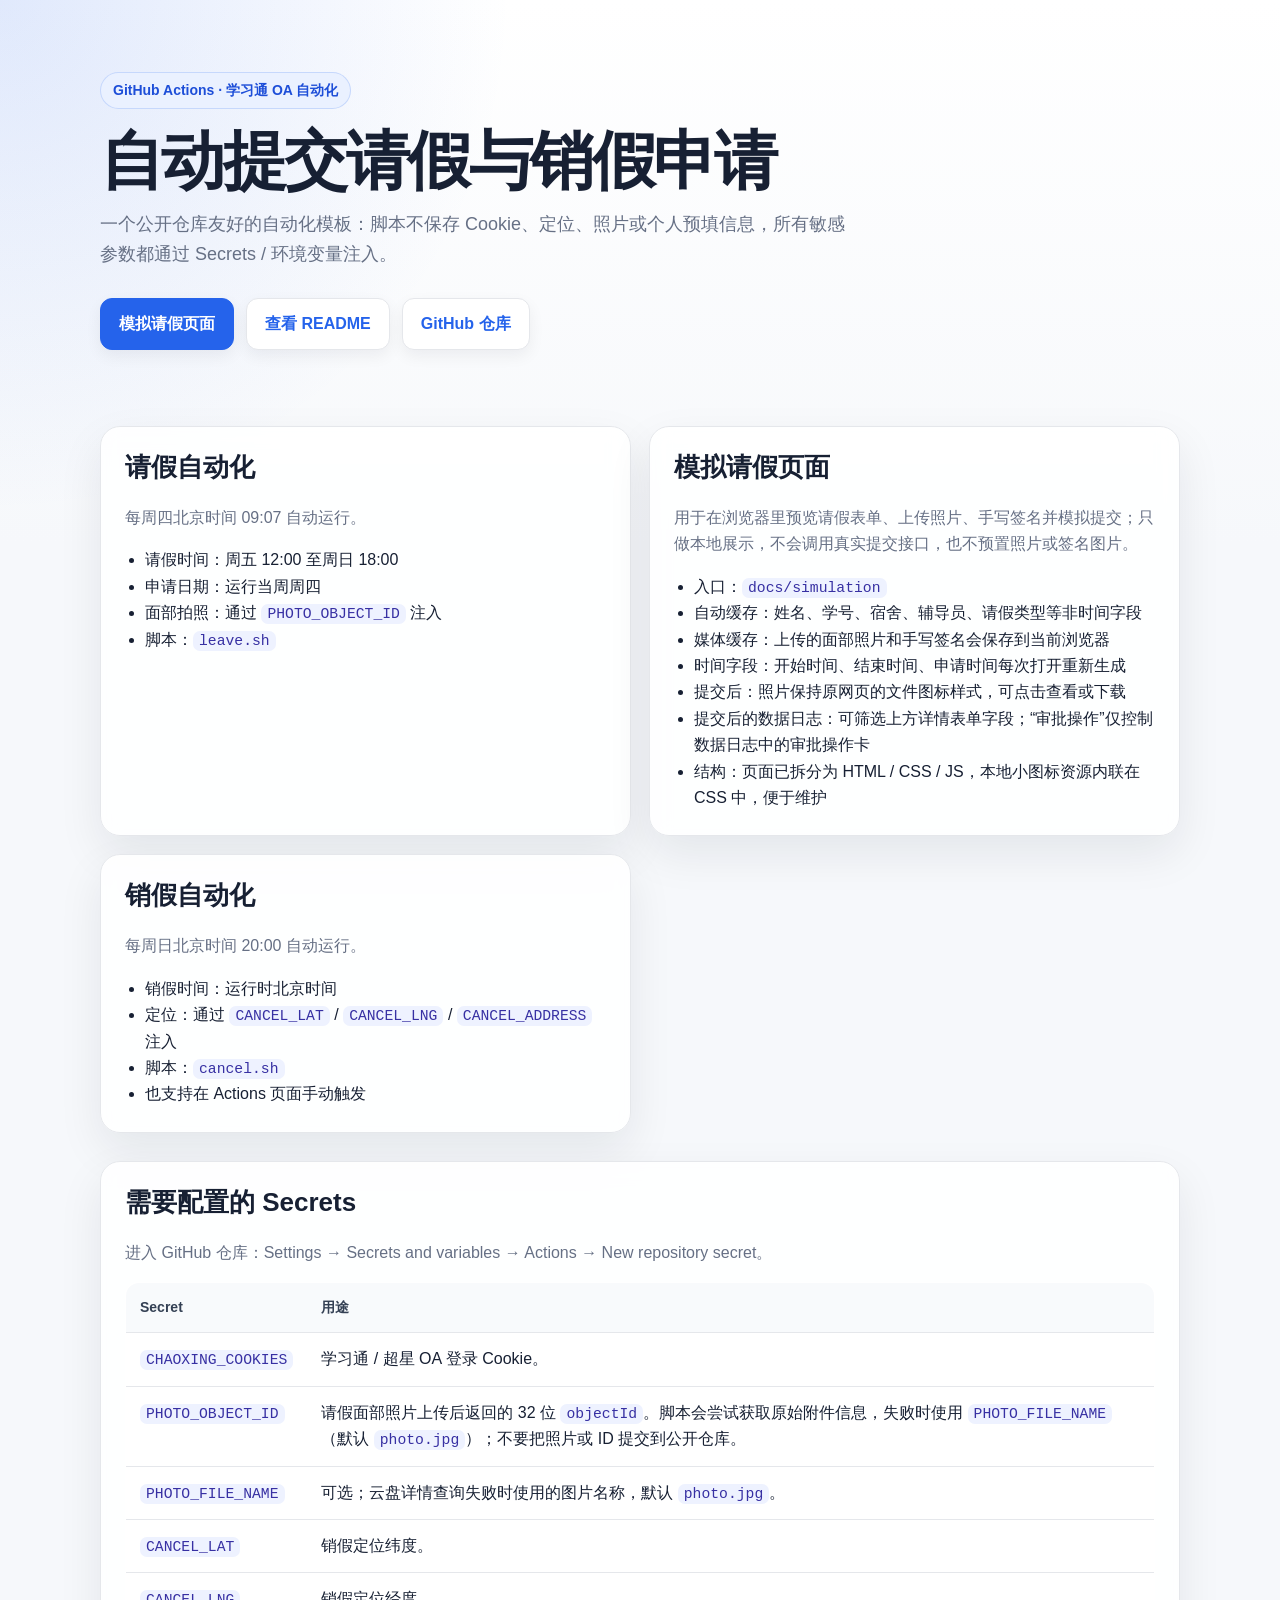
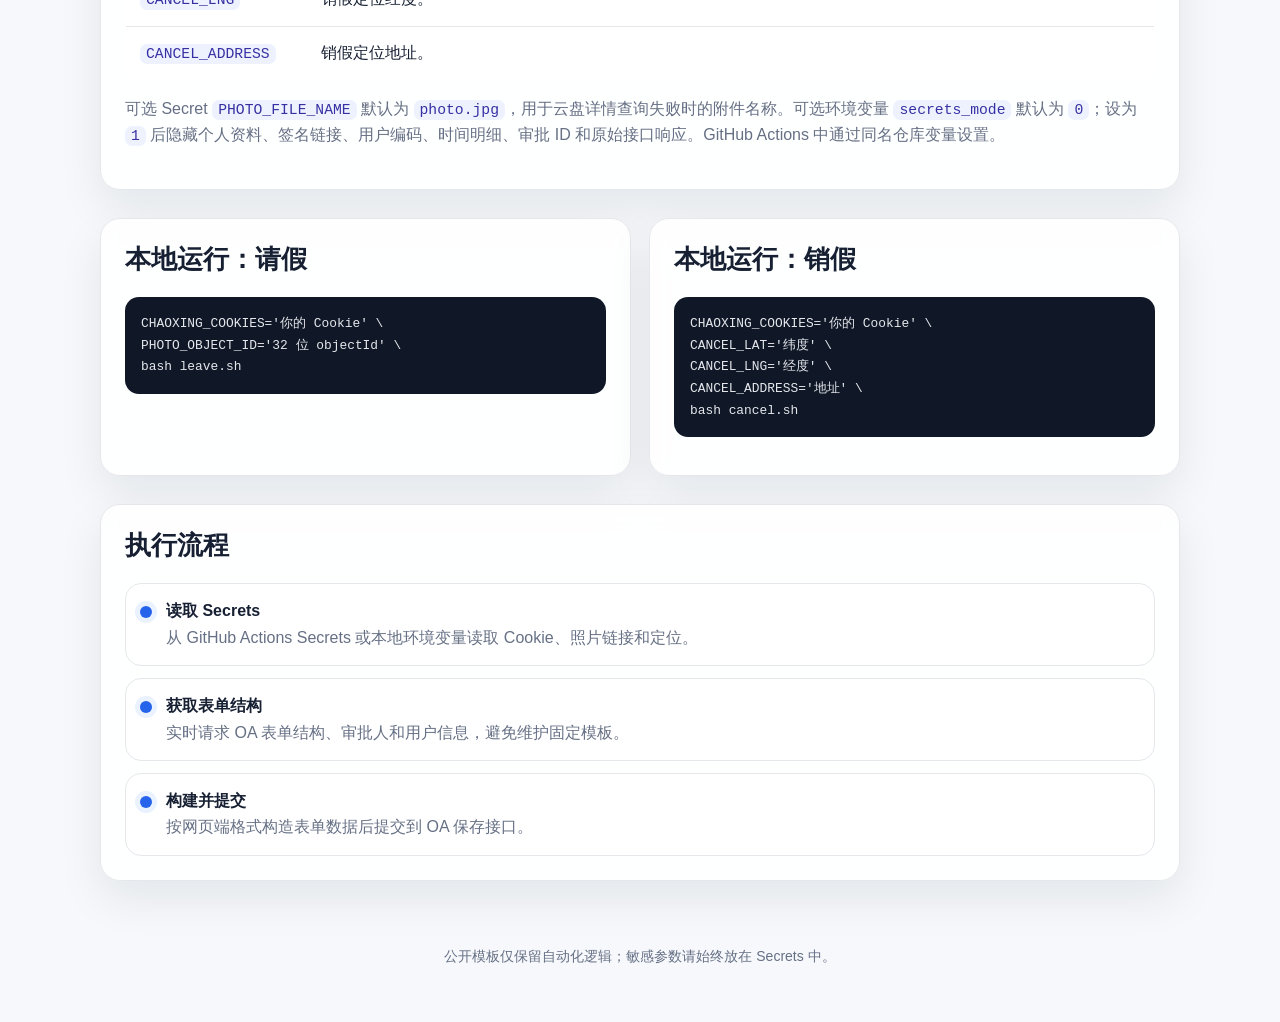
<file: docs/index.html>
<!doctype html>
<html lang="zh-CN">
<head>
  <meta charset="utf-8">
  <meta name="viewport" content="width=device-width, initial-scale=1">
  <title>学习通 OA 自动化</title>
  <style>
    :root {
      color-scheme: light;
      --bg: #f6f8fb;
      --card: #ffffff;
      --text: #172033;
      --muted: #667085;
      --primary: #2563eb;
      --primary-soft: #eaf1ff;
      --border: #e5e7eb;
      --code: #101828;
      --shadow: 0 18px 45px rgba(15, 23, 42, .08);
    }

    * { box-sizing: border-box; }

    body {
      margin: 0;
      font-family: -apple-system, BlinkMacSystemFont, "Segoe UI", "PingFang SC", "Microsoft YaHei", sans-serif;
      background:
        radial-gradient(circle at top left, rgba(37, 99, 235, .14), transparent 32rem),
        linear-gradient(180deg, #ffffff 0%, var(--bg) 34rem);
      color: var(--text);
      line-height: 1.65;
    }

    a { color: var(--primary); text-decoration: none; }
    a:hover { text-decoration: underline; }

    .container {
      width: min(1080px, calc(100% - 40px));
      margin: 0 auto;
    }

    header {
      padding: 72px 0 48px;
    }

    .badge {
      display: inline-flex;
      align-items: center;
      gap: 8px;
      padding: 6px 12px;
      border: 1px solid rgba(37, 99, 235, .18);
      border-radius: 999px;
      background: var(--primary-soft);
      color: #1d4ed8;
      font-size: 14px;
      font-weight: 600;
    }

    h1 {
      margin: 18px 0 14px;
      font-size: clamp(36px, 6vw, 64px);
      line-height: 1.08;
      letter-spacing: -.04em;
    }

    .lead {
      max-width: 760px;
      margin: 0;
      color: var(--muted);
      font-size: 18px;
    }

    .actions {
      display: flex;
      flex-wrap: wrap;
      gap: 12px;
      margin-top: 28px;
    }

    .button {
      display: inline-flex;
      align-items: center;
      justify-content: center;
      padding: 12px 18px;
      border-radius: 12px;
      font-weight: 700;
      border: 1px solid var(--border);
      background: #fff;
      box-shadow: 0 6px 16px rgba(15, 23, 42, .06);
    }

    .button.primary {
      color: #fff;
      background: var(--primary);
      border-color: var(--primary);
    }

    section {
      margin: 28px 0;
    }

    .grid {
      display: grid;
      grid-template-columns: repeat(2, minmax(0, 1fr));
      gap: 18px;
    }

    .card {
      background: rgba(255, 255, 255, .88);
      border: 1px solid var(--border);
      border-radius: 20px;
      padding: 24px;
      box-shadow: var(--shadow);
      backdrop-filter: blur(10px);
    }

    .card h2, .card h3 {
      margin-top: 0;
      line-height: 1.25;
    }

    .card h2 { font-size: 26px; }
    .card h3 { font-size: 20px; }

    .muted { color: var(--muted); }

    .list {
      padding-left: 20px;
      margin-bottom: 0;
    }

    .secret-table {
      width: 100%;
      border-collapse: collapse;
      overflow: hidden;
      border-radius: 14px;
      border: 1px solid var(--border);
      background: #fff;
    }

    .secret-table th, .secret-table td {
      padding: 13px 14px;
      border-bottom: 1px solid var(--border);
      text-align: left;
      vertical-align: top;
    }

    .secret-table th {
      background: #f8fafc;
      font-size: 14px;
      color: #344054;
    }

    .secret-table tr:last-child td { border-bottom: 0; }

    code {
      padding: 2px 6px;
      border-radius: 7px;
      background: #eef2ff;
      color: #3730a3;
      font-family: ui-monospace, SFMono-Regular, Menlo, Consolas, monospace;
      font-size: .92em;
    }

    pre {
      overflow: auto;
      padding: 16px;
      border-radius: 14px;
      background: var(--code);
      color: #e5e7eb;
      font-size: 14px;
      line-height: 1.55;
    }

    pre code {
      padding: 0;
      background: transparent;
      color: inherit;
    }

    .timeline {
      display: grid;
      gap: 12px;
    }

    .timeline-item {
      display: flex;
      gap: 14px;
      align-items: flex-start;
      padding: 14px;
      border: 1px solid var(--border);
      border-radius: 16px;
      background: #fff;
    }

    .dot {
      width: 12px;
      height: 12px;
      margin-top: 8px;
      border-radius: 999px;
      background: var(--primary);
      box-shadow: 0 0 0 5px var(--primary-soft);
      flex: none;
    }

    .warning {
      border-color: #fed7aa;
      background: #fff7ed;
    }

    footer {
      padding: 36px 0 54px;
      color: var(--muted);
      text-align: center;
      font-size: 14px;
    }

    @media (max-width: 760px) {
      .grid { grid-template-columns: 1fr; }
      header { padding-top: 46px; }
      .container { width: min(100% - 28px, 1080px); }
    }
  </style>
</head>
<body>
  <header>
    <div class="container">
      <span class="badge">GitHub Actions · 学习通 OA 自动化</span>
      <h1>自动提交请假与销假申请</h1>
      <p class="lead">
        一个公开仓库友好的自动化模板：脚本不保存 Cookie、定位、照片或个人预填信息，所有敏感参数都通过 Secrets / 环境变量注入。
      </p>
      <div class="actions">
        <a class="button primary" href="simulation">模拟请假页面</a>
        <a class="button" href="https://github.com/Fan1K413/chaoxing-leave#readme">查看 README</a>
        <a class="button" href="https://github.com/Fan1K413/chaoxing-leave">GitHub 仓库</a>
      </div>
    </div>
  </header>

  <main class="container">
    <section class="grid">
      <article class="card">
        <h2>请假自动化</h2>
        <p class="muted">每周四北京时间 09:07 自动运行。</p>
        <ul class="list">
          <li>请假时间：周五 12:00 至周日 18:00</li>
          <li>申请日期：运行当周周四</li>
          <li>面部拍照：通过 <code>PHOTO_OBJECT_ID</code> 注入</li>
          <li>脚本：<code>leave.sh</code></li>
        </ul>
      </article>

      <article class="card">
        <h2>模拟请假页面</h2>
        <p class="muted">用于在浏览器里预览请假表单、上传照片、手写签名并模拟提交；只做本地展示，不会调用真实提交接口，也不预置照片或签名图片。</p>
        <ul class="list">
          <li>入口：<code>docs/simulation</code></li>
          <li>自动缓存：姓名、学号、宿舍、辅导员、请假类型等非时间字段</li>
          <li>媒体缓存：上传的面部照片和手写签名会保存到当前浏览器</li>
          <li>时间字段：开始时间、结束时间、申请时间每次打开重新生成</li>
          <li>提交后：照片保持原网页的文件图标样式，可点击查看或下载</li>
          <li>提交后的数据日志：可筛选上方详情表单字段；“审批操作”仅控制数据日志中的审批操作卡</li>
          <li>结构：页面已拆分为 HTML / CSS / JS，本地小图标资源内联在 CSS 中，便于维护</li>
        </ul>
      </article>

      <article class="card">
        <h2>销假自动化</h2>
        <p class="muted">每周日北京时间 20:00 自动运行。</p>
        <ul class="list">
          <li>销假时间：运行时北京时间</li>
          <li>定位：通过 <code>CANCEL_LAT</code> / <code>CANCEL_LNG</code> / <code>CANCEL_ADDRESS</code> 注入</li>
          <li>脚本：<code>cancel.sh</code></li>
          <li>也支持在 Actions 页面手动触发</li>
        </ul>
      </article>
    </section>

    <section class="card">
      <h2>需要配置的 Secrets</h2>
      <p class="muted">进入 GitHub 仓库：Settings → Secrets and variables → Actions → New repository secret。</p>
      <table class="secret-table">
        <thead>
          <tr>
            <th>Secret</th>
            <th>用途</th>
          </tr>
        </thead>
        <tbody>
          <tr>
            <td><code>CHAOXING_COOKIES</code></td>
            <td>学习通 / 超星 OA 登录 Cookie。</td>
          </tr>
          <tr>
            <td><code>PHOTO_OBJECT_ID</code></td>
            <td>请假面部照片上传后返回的 32 位 <code>objectId</code>。脚本会尝试获取原始附件信息，失败时使用 <code>PHOTO_FILE_NAME</code>（默认 <code>photo.jpg</code>）；不要把照片或 ID 提交到公开仓库。</td>
          </tr>
          <tr>
            <td><code>PHOTO_FILE_NAME</code></td>
            <td>可选；云盘详情查询失败时使用的图片名称，默认 <code>photo.jpg</code>。</td>
          </tr>
          <tr>
            <td><code>CANCEL_LAT</code></td>
            <td>销假定位纬度。</td>
          </tr>
          <tr>
            <td><code>CANCEL_LNG</code></td>
            <td>销假定位经度。</td>
          </tr>
          <tr>
            <td><code>CANCEL_ADDRESS</code></td>
            <td>销假定位地址。</td>
          </tr>
        </tbody>
      </table>
      <p class="muted">可选 Secret <code>PHOTO_FILE_NAME</code> 默认为 <code>photo.jpg</code>，用于云盘详情查询失败时的附件名称。可选环境变量 <code>secrets_mode</code> 默认为 <code>0</code>；设为 <code>1</code> 后隐藏个人资料、签名链接、用户编码、时间明细、审批 ID 和原始接口响应。GitHub Actions 中通过同名仓库变量设置。</p>
    </section>

    <section class="grid">
      <article class="card">
        <h2>本地运行：请假</h2>
        <pre><code>CHAOXING_COOKIES='你的 Cookie' \
PHOTO_OBJECT_ID='32 位 objectId' \
bash leave.sh</code></pre>
      </article>

      <article class="card">
        <h2>本地运行：销假</h2>
        <pre><code>CHAOXING_COOKIES='你的 Cookie' \
CANCEL_LAT='纬度' \
CANCEL_LNG='经度' \
CANCEL_ADDRESS='地址' \
bash cancel.sh</code></pre>
      </article>
    </section>

    <section class="card">
      <h2>执行流程</h2>
      <div class="timeline">
        <div class="timeline-item">
          <span class="dot"></span>
          <div>
            <strong>读取 Secrets</strong>
            <div class="muted">从 GitHub Actions Secrets 或本地环境变量读取 Cookie、照片链接和定位。</div>
          </div>
        </div>
        <div class="timeline-item">
          <span class="dot"></span>
          <div>
            <strong>获取表单结构</strong>
            <div class="muted">实时请求 OA 表单结构、审批人和用户信息，避免维护固定模板。</div>
          </div>
        </div>
        <div class="timeline-item">
          <span class="dot"></span>
          <div>
            <strong>构建并提交</strong>
            <div class="muted">按网页端格式构造表单数据后提交到 OA 保存接口。</div>
          </div>
        </div>
      </div>
    </section>

  </main>

  <footer>
    <div class="container">公开模板仅保留自动化逻辑；敏感参数请始终放在 Secrets 中。</div>
  </footer>
</body>
</html>
</file>
